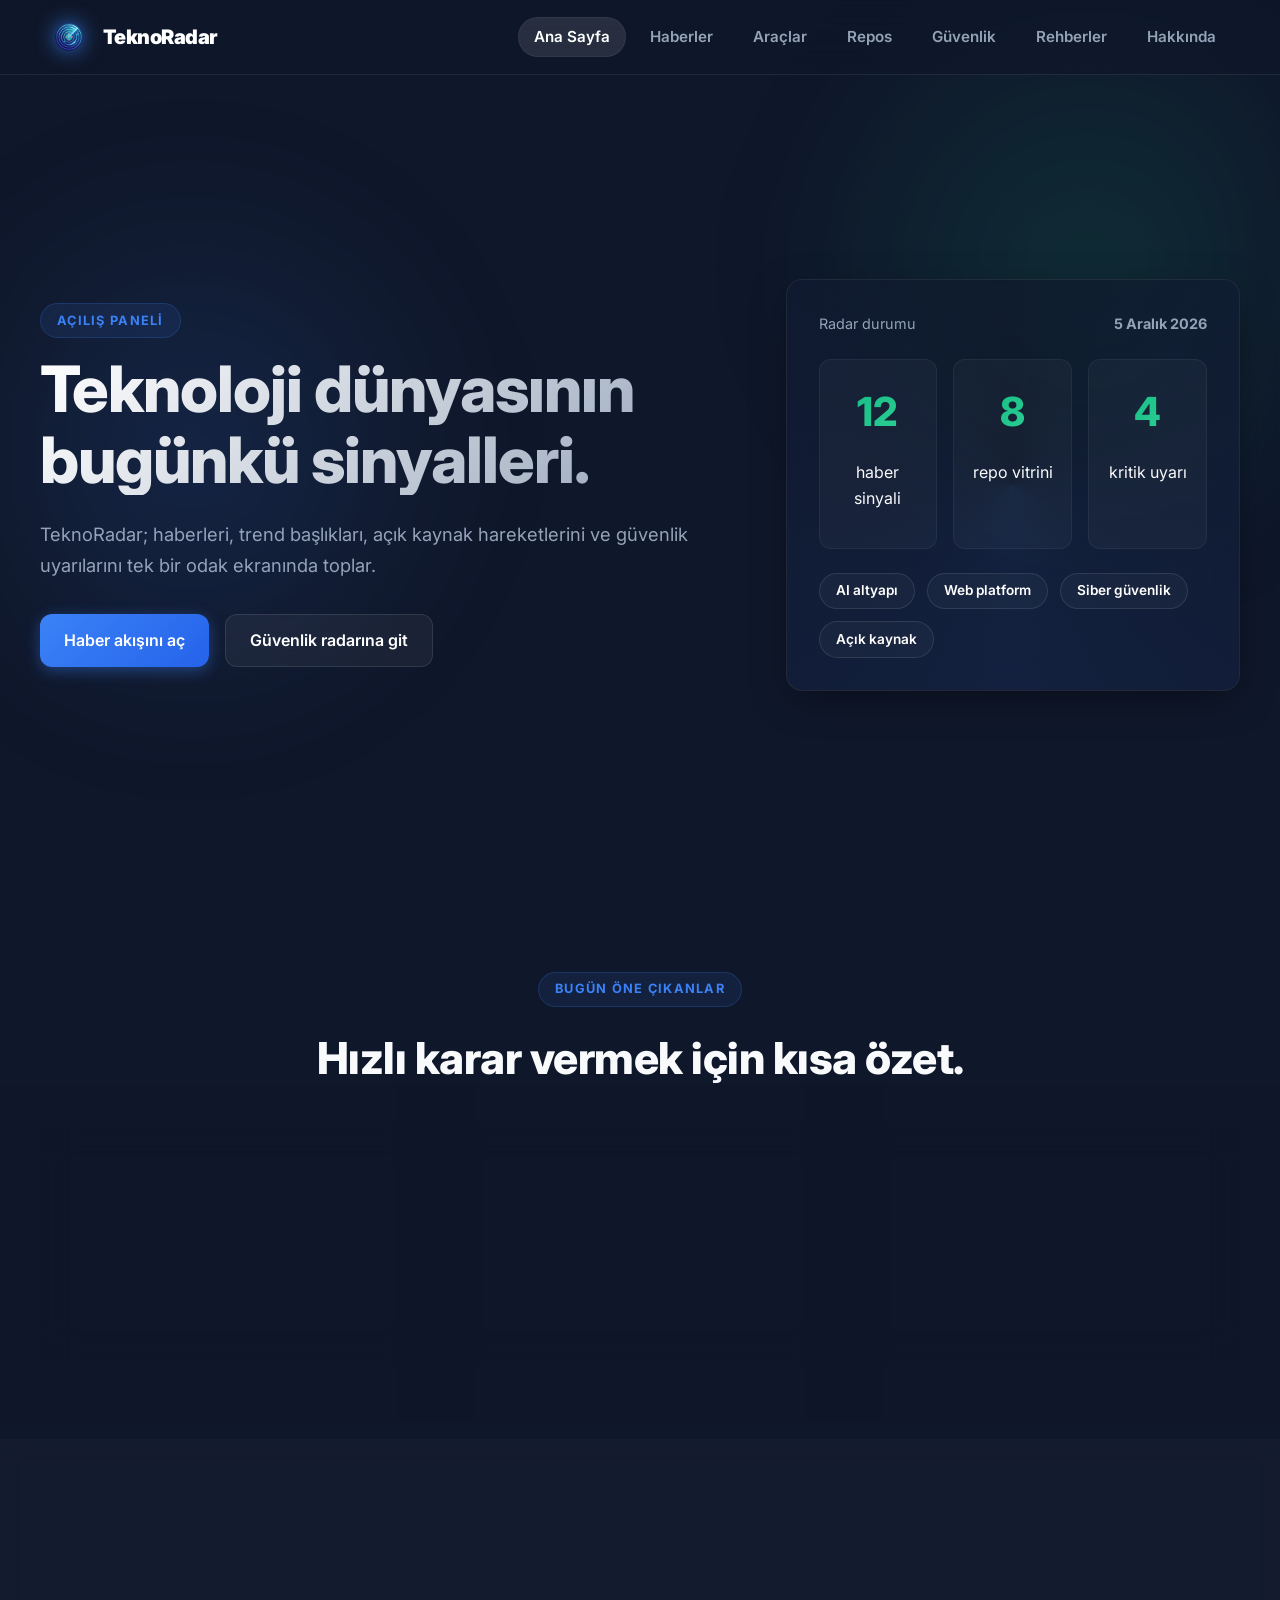
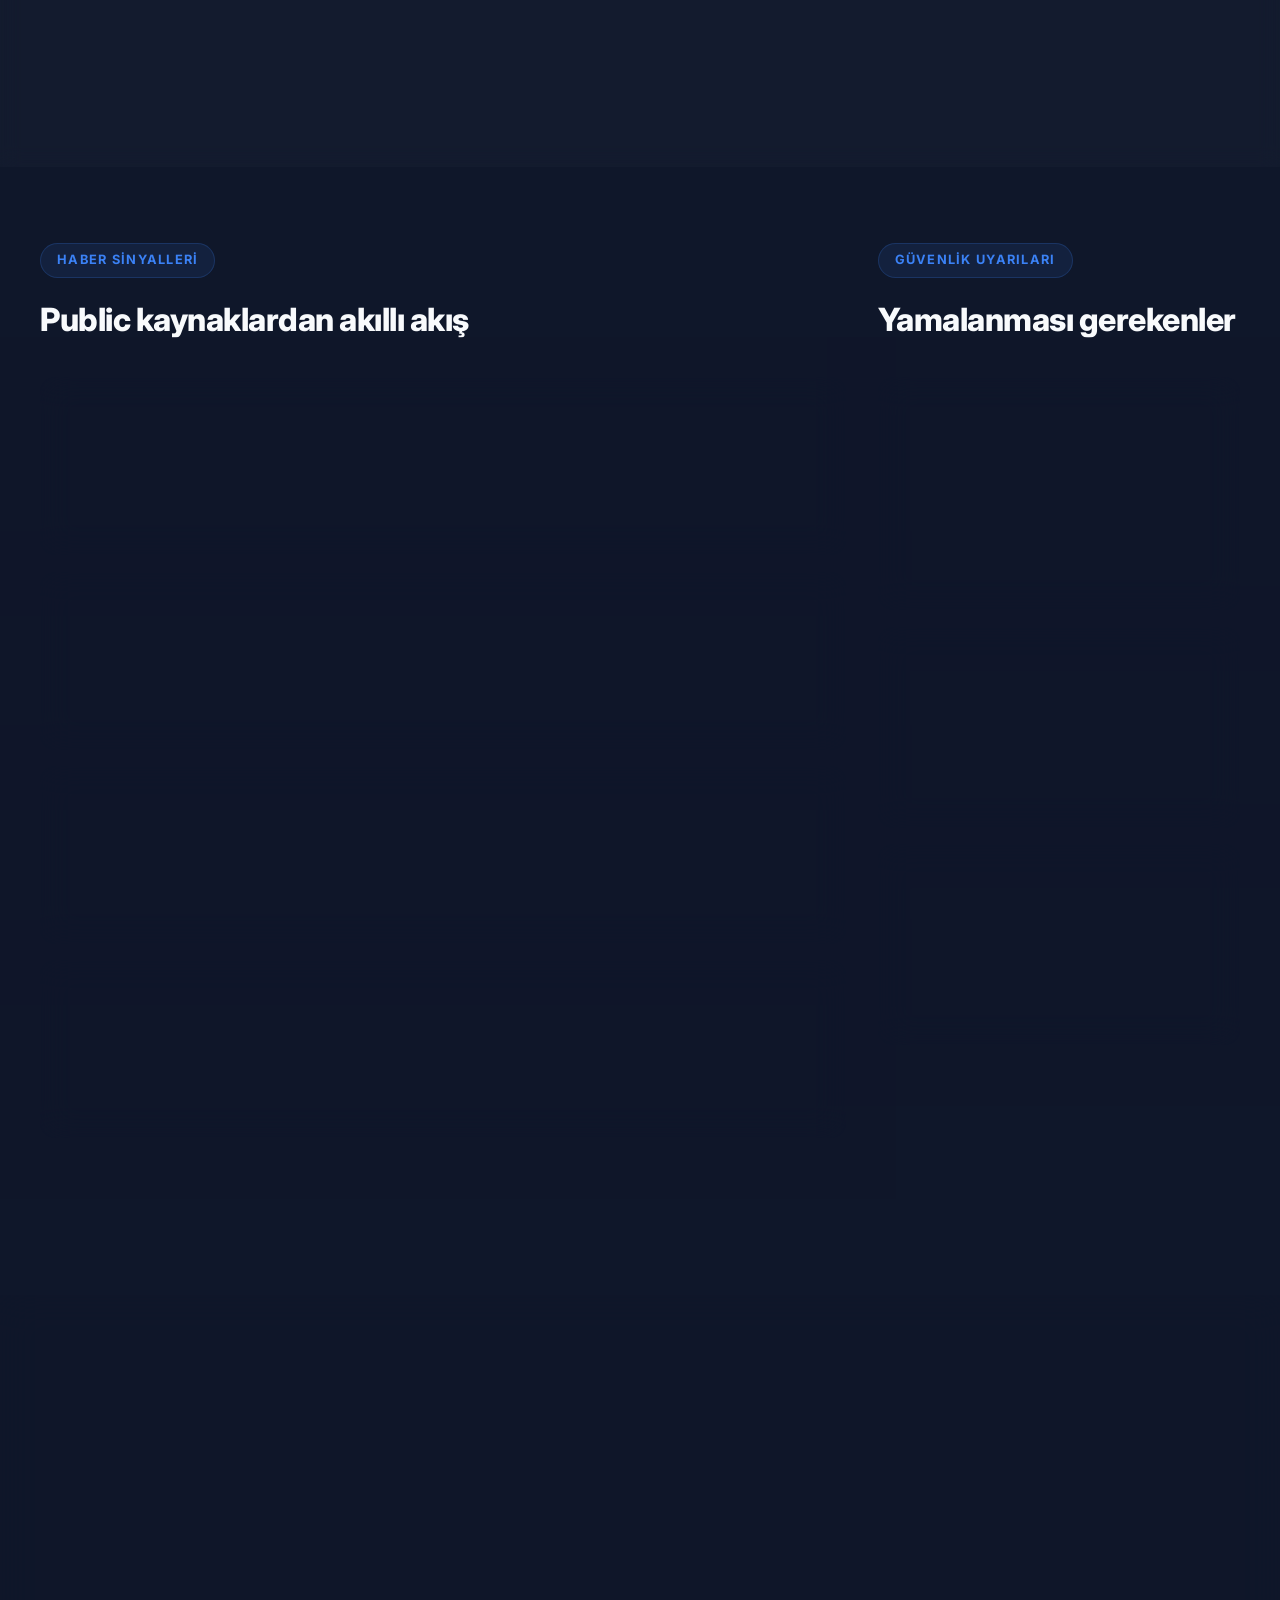
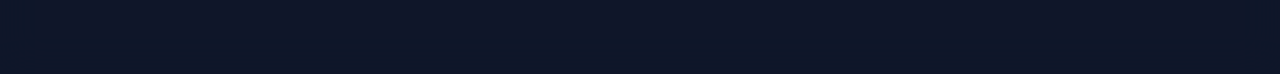
<file: index.html>
<!doctype html>
<html lang="tr">
  <head>
    <meta charset="utf-8">
    <meta name="viewport" content="width=device-width, initial-scale=1">
    <meta name="description" content="TeknoRadar; teknoloji haberleri, açık kaynak projeler, geliştirici araçları ve güvenlik uyarılarını tek ekranda toplayan ücretsiz teknoloji merkezidir.">
    <meta property="og:title" content="TeknoRadar">
    <meta property="og:description" content="Bugünün teknoloji sinyallerini, açık kaynak projelerini ve güvenlik uyarılarını tek panelde takip edin.">
    <meta property="og:type" content="website">
    <title>TeknoRadar | Teknoloji Sinyal Merkezi</title>
    <link rel="icon" href="images/logo.png">
    <link rel="stylesheet" href="css/style.css">
  </head>
  <body>
    <header class="site-header">
      <a class="brand" href="index.html" aria-label="TeknoRadar ana sayfa">
        <img src="images/logo.png" alt="TeknoRadar" class="brand-logo">
        <span>TeknoRadar</span>
      </a>
      <button class="menu-button" type="button" data-menu-toggle aria-label="Menüyü aç veya kapat">
        <span></span>
        <span></span>
        <span></span>
      </button>
      <nav class="site-nav" data-nav>
        <a href="index.html" aria-current="page">Ana Sayfa</a>
        <a href="pages/haberler.html">Haberler</a>
        <a href="pages/araclar.html">Araçlar</a>
        <a href="pages/repos.html">Repos</a>
        <a href="pages/guvenlik.html">Güvenlik</a>
        <a href="pages/rehberler.html">Rehberler</a>
        <a href="pages/hakkinda.html">Hakkında</a>
      </nav>
    </header>

    <main>
      <section class="hero hero-dashboard">
        <div class="hero-copy">
          <p class="eyebrow">Açılış paneli</p>
          <h1>Teknoloji dünyasının bugünkü sinyalleri.</h1>
          <p class="hero-text">TeknoRadar; haberleri, trend başlıkları, açık kaynak hareketlerini ve güvenlik uyarılarını tek bir odak ekranında toplar.</p>
          <div class="hero-actions">
            <a class="button primary" href="pages/haberler.html">Haber akışını aç</a>
            <a class="button ghost" href="pages/guvenlik.html">Güvenlik radarına git</a>
          </div>
        </div>
        <aside class="signal-board" aria-label="Canlı teknoloji özeti">
          <div class="signal-board-header">
            <span>Radar durumu</span>
            <strong data-current-date>Bugün</strong>
          </div>
          <div class="signal-grid">
            <div>
              <span class="metric" data-metric="news">12</span>
              <p>haber sinyali</p>
            </div>
            <div>
              <span class="metric" data-metric="repos">8</span>
              <p>repo vitrini</p>
            </div>
            <div>
              <span class="metric" data-metric="security">4</span>
              <p>kritik uyarı</p>
            </div>
          </div>
          <div class="pulse-list">
            <span>AI altyapı</span>
            <span>Web platform</span>
            <span>Siber güvenlik</span>
            <span>Açık kaynak</span>
          </div>
        </aside>
      </section>

      <section class="section">
        <div class="section-heading">
          <p class="eyebrow">Bugün öne çıkanlar</p>
          <h2>Hızlı karar vermek için kısa özet.</h2>
        </div>
        <div class="feature-grid">
          <article class="feature-card accent-green">
            <span class="icon-chip" aria-hidden="true">AI</span>
            <h3>AI ürünleşme hızı artıyor</h3>
            <p>Model seçimi, veri gizliliği ve maliyet optimizasyonu artık teknik karar kadar ürün kararı haline geldi.</p>
          </article>
          <article class="feature-card accent-blue">
            <span class="icon-chip" aria-hidden="true">OSS</span>
            <h3>Açık kaynak seçimi stratejik</h3>
            <p>Repo sağlığı, lisans, issue akışı ve release ritmi proje seçiminde ilk bakılan metrikler olmalı.</p>
          </article>
          <article class="feature-card accent-red">
            <span class="icon-chip" aria-hidden="true">CVE</span>
            <h3>Güvenlik uyarıları operasyonel</h3>
            <p>CISA KEV ve CVE duyuruları sadece güvenlik ekiplerinin değil, geliştirme takımının da günlük radarı.</p>
          </article>
        </div>
      </section>

      <section class="section band">
        <div class="section-heading compact">
          <p class="eyebrow">Trend teknolojiler</p>
          <h2>Takip listesi</h2>
        </div>
        <div class="trend-strip" data-trends></div>
      </section>

      <section class="section two-column">
        <div>
          <div class="section-heading compact">
            <p class="eyebrow">Haber sinyalleri</p>
            <h2>Public kaynaklardan akıllı akış</h2>
          </div>
          <div class="stack-list" data-home-news>
            <p class="loading">Haberler yükleniyor...</p>
          </div>
        </div>
        <div>
          <div class="section-heading compact">
            <p class="eyebrow">Güvenlik uyarıları</p>
            <h2>Yamalanması gerekenler</h2>
          </div>
          <div class="stack-list" data-home-security>
            <p class="loading">Güvenlik verileri yükleniyor...</p>
          </div>
        </div>
      </section>
    </main>

    <footer class="pro-footer">
  <div class="footer-content">
    <div class="footer-brand">
      <a class="brand" href="index.html">
        <img src="images/logo.png" alt="TeknoRadar" class="brand-logo">
        <span>TeknoRadar</span>
      </a>
      <p>Teknoloji dünyasının yeni nesil radarı. Güncel haberler, açık kaynak projeler ve güvenlik uyarıları tek bir platformda.</p>
    </div>
    <div class="footer-links">
      <h4>Platform</h4>
      <ul>
        <li><a href="pages/haberler.html">Haberler</a></li>
        <li><a href="pages/araclar.html">Araçlar</a></li>
        <li><a href="pages/repos.html">GitHub Repos</a></li>
      </ul>
    </div>
    <div class="footer-links">
      <h4>Kaynaklar</h4>
      <ul>
        <li><a href="pages/guvenlik.html">Güvenlik Uyarıları</a></li>
        <li><a href="pages/rehberler.html">Rehberler</a></li>
        <li><a href="pages/blog.html">Blog</a></li>
      </ul>
    </div>
    <div class="footer-links">
      <h4>Kurumsal</h4>
      <ul>
        <li><a href="pages/hakkinda.html">Hakkımızda</a></li>
        <li><a href="#">Gizlilik Politikası</a></li>
        <li><a href="#">Kullanım Şartları</a></li>
      </ul>
    </div>
  </div>
  <div class="footer-bottom">
    &copy; 2026 TeknoRadar. Tüm hakları saklıdır.
  </div>
</footer>

    <script src="js/app.js" defer></script>
  </body>
</html>
</file>
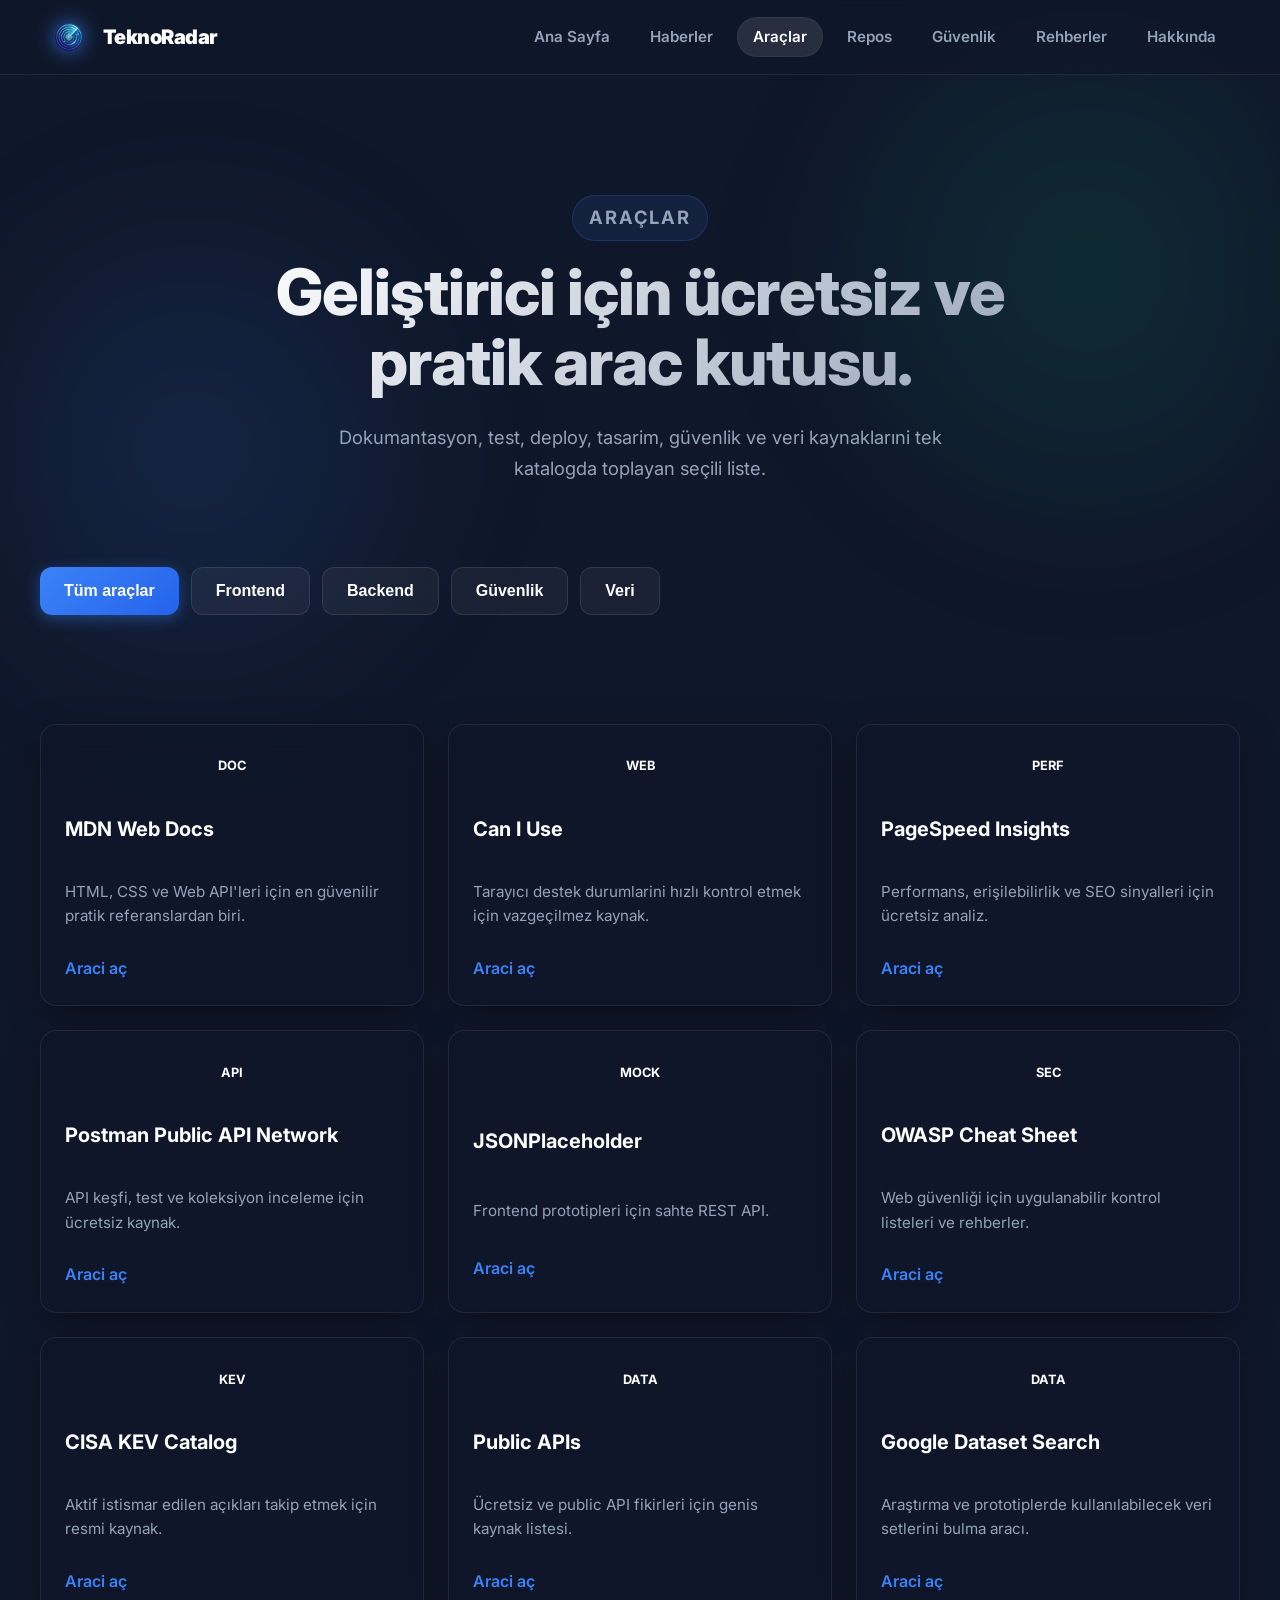
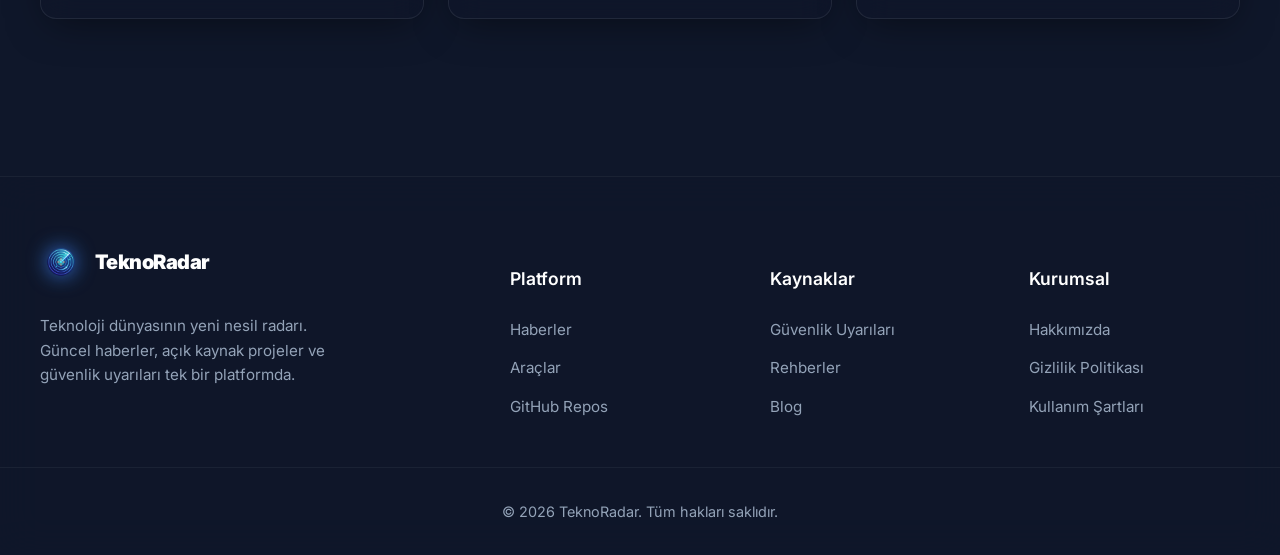
<file: pages/araclar.html>
<!doctype html>
<html lang="tr">
  <head>
    <meta charset="utf-8">
    <meta name="viewport" content="width=device-width, initial-scale=1">
    <meta name="description" content="Gelistiriciler için ücretsiz araçlar, servisler ve dokumantasyon kaynakları.">
    <title>Araçlar | TeknoRadar</title>
    <link rel="icon" href="../images/logo.png">
    <link rel="stylesheet" href="../css/style.css">
  </head>
  <body>
    <header class="site-header">
      <a class="brand" href="../index.html" aria-label="TeknoRadar ana sayfa"><img src="../images/logo.png" alt="TeknoRadar" class="brand-logo"><span>TeknoRadar</span></a>
      <button class="menu-button" type="button" data-menu-toggle aria-label="Menüyü aç veya kapat"><span></span><span></span><span></span></button>
      <nav class="site-nav" data-nav>
        <a href="../index.html">Ana Sayfa</a>
        <a href="haberler.html">Haberler</a>
        <a href="araclar.html" aria-current="page">Araçlar</a>
        <a href="repos.html">Repos</a>
        <a href="guvenlik.html">Güvenlik</a>
        <a href="rehberler.html">Rehberler</a>
        <a href="hakkinda.html">Hakkında</a>
      </nav>
    </header>

    <main>
      <section class="page-hero">
        <p class="eyebrow">Araçlar</p>
        <h1>Geliştirici için ücretsiz ve pratik arac kutusu.</h1>
        <p>Dokumantasyon, test, deploy, tasarim, güvenlik ve veri kaynaklarıni tek katalogda toplayan seçili liste.</p>
      </section>

      <section class="toolbar" aria-label="Arac filtreleri">
        <button class="filter-button active" type="button" data-tool-filter="all">Tüm araçlar</button>
        <button class="filter-button" type="button" data-tool-filter="frontend">Frontend</button>
        <button class="filter-button" type="button" data-tool-filter="backend">Backend</button>
        <button class="filter-button" type="button" data-tool-filter="security">Güvenlik</button>
        <button class="filter-button" type="button" data-tool-filter="data">Veri</button>
      </section>

      <section class="section">
        <div class="resource-grid" data-tools-grid></div>
      </section>
    </main>

    <footer class="pro-footer">
  <div class="footer-content">
    <div class="footer-brand">
      <a class="brand" href="../index.html">
        <img src="../images/logo.png" alt="TeknoRadar" class="brand-logo">
        <span>TeknoRadar</span>
      </a>
      <p>Teknoloji dünyasının yeni nesil radarı. Güncel haberler, açık kaynak projeler ve güvenlik uyarıları tek bir platformda.</p>
    </div>
    <div class="footer-links">
      <h4>Platform</h4>
      <ul>
        <li><a href="haberler.html">Haberler</a></li>
        <li><a href="araclar.html">Araçlar</a></li>
        <li><a href="repos.html">GitHub Repos</a></li>
      </ul>
    </div>
    <div class="footer-links">
      <h4>Kaynaklar</h4>
      <ul>
        <li><a href="guvenlik.html">Güvenlik Uyarıları</a></li>
        <li><a href="rehberler.html">Rehberler</a></li>
        <li><a href="blog.html">Blog</a></li>
      </ul>
    </div>
    <div class="footer-links">
      <h4>Kurumsal</h4>
      <ul>
        <li><a href="hakkinda.html">Hakkımızda</a></li>
        <li><a href="#">Gizlilik Politikası</a></li>
        <li><a href="#">Kullanım Şartları</a></li>
      </ul>
    </div>
  </div>
  <div class="footer-bottom">
    &copy; 2026 TeknoRadar. Tüm hakları saklıdır.
  </div>
</footer>
    <script src="../js/app.js" defer></script>
  </body>
</html>
</file>
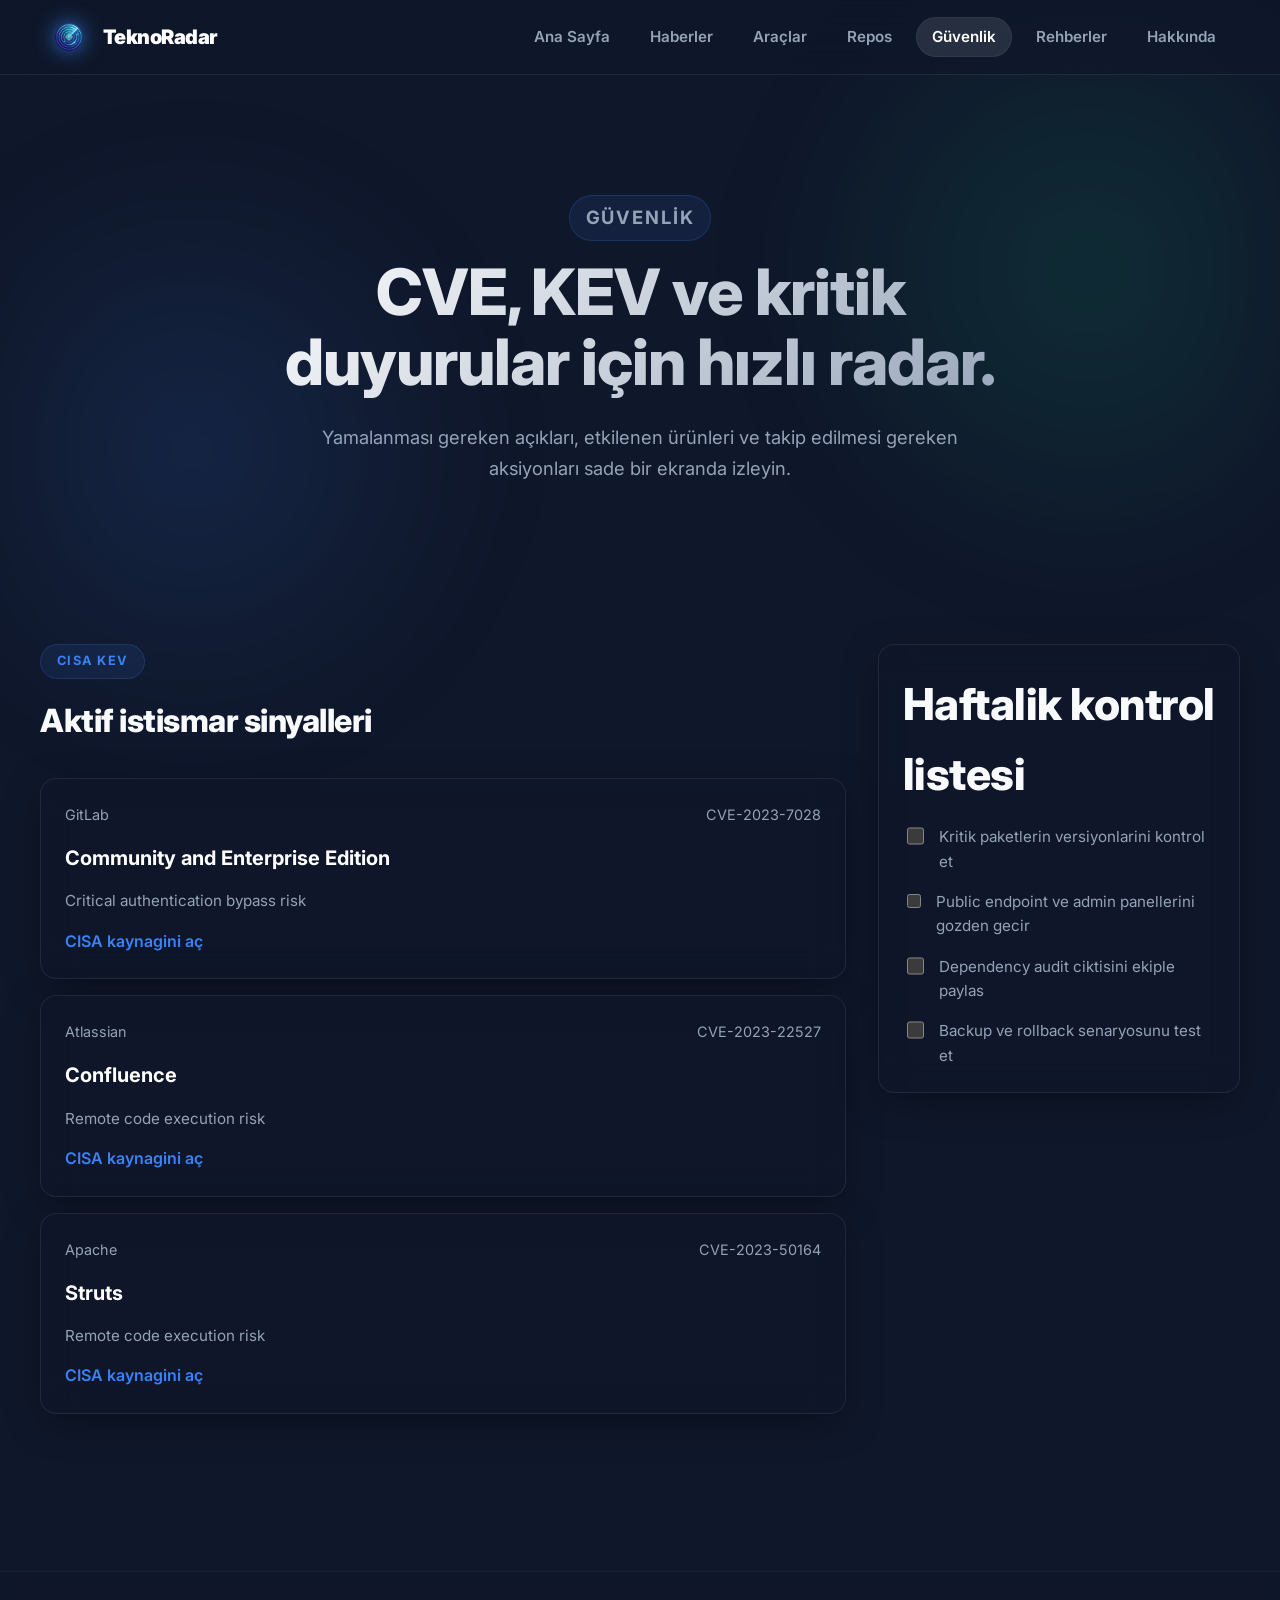
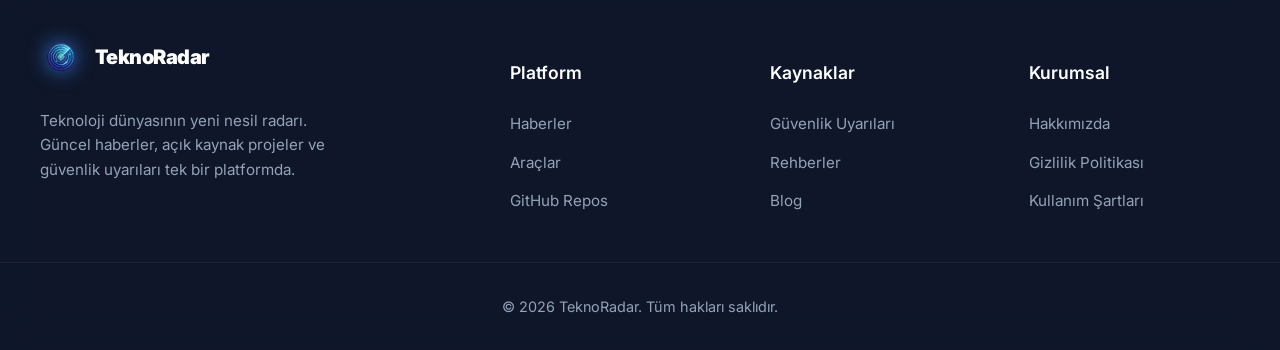
<file: pages/guvenlik.html>
<!doctype html>
<html lang="tr">
  <head>
    <meta charset="utf-8">
    <meta name="viewport" content="width=device-width, initial-scale=1">
    <meta name="description" content="CISA KEV, CVE ve kritik güvenlik duyuruları için TeknoRadar güvenlik paneli.">
    <title>Güvenlik | TeknoRadar</title>
    <link rel="icon" href="../images/logo.png">
    <link rel="stylesheet" href="../css/style.css">
  </head>
  <body>
    <header class="site-header">
      <a class="brand" href="../index.html" aria-label="TeknoRadar ana sayfa"><img src="../images/logo.png" alt="TeknoRadar" class="brand-logo"><span>TeknoRadar</span></a>
      <button class="menu-button" type="button" data-menu-toggle aria-label="Menüyü aç veya kapat"><span></span><span></span><span></span></button>
      <nav class="site-nav" data-nav>
        <a href="../index.html">Ana Sayfa</a>
        <a href="haberler.html">Haberler</a>
        <a href="araclar.html">Araçlar</a>
        <a href="repos.html">Repos</a>
        <a href="guvenlik.html" aria-current="page">Güvenlik</a>
        <a href="rehberler.html">Rehberler</a>
        <a href="hakkinda.html">Hakkında</a>
      </nav>
    </header>

    <main>
      <section class="page-hero">
        <p class="eyebrow">Güvenlik</p>
        <h1>CVE, KEV ve kritik duyurular için hızlı radar.</h1>
        <p>Yamalanması gereken açıkları, etkilenen ürünleri ve takip edilmesi gereken aksiyonları sade bir ekranda izleyin.</p>
      </section>

      <section class="section two-column">
        <div>
          <div class="section-heading compact">
            <p class="eyebrow">CISA KEV</p>
            <h2>Aktif istismar sinyalleri</h2>
          </div>
          <div class="stack-list" data-kev-list>
            <p class="loading">KEV katalogu yükleniyor...</p>
          </div>
        </div>
        <aside class="check-panel">
          <h2>Haftalik kontrol listesi</h2>
          <label><input type="checkbox"> Kritik paketlerin versiyonlarini kontrol et</label>
          <label><input type="checkbox"> Public endpoint ve admin panellerini gozden gecir</label>
          <label><input type="checkbox"> Dependency audit ciktisini ekiple paylas</label>
          <label><input type="checkbox"> Backup ve rollback senaryosunu test et</label>
        </aside>
      </section>
    </main>

    <footer class="pro-footer">
  <div class="footer-content">
    <div class="footer-brand">
      <a class="brand" href="../index.html">
        <img src="../images/logo.png" alt="TeknoRadar" class="brand-logo">
        <span>TeknoRadar</span>
      </a>
      <p>Teknoloji dünyasının yeni nesil radarı. Güncel haberler, açık kaynak projeler ve güvenlik uyarıları tek bir platformda.</p>
    </div>
    <div class="footer-links">
      <h4>Platform</h4>
      <ul>
        <li><a href="haberler.html">Haberler</a></li>
        <li><a href="araclar.html">Araçlar</a></li>
        <li><a href="repos.html">GitHub Repos</a></li>
      </ul>
    </div>
    <div class="footer-links">
      <h4>Kaynaklar</h4>
      <ul>
        <li><a href="guvenlik.html">Güvenlik Uyarıları</a></li>
        <li><a href="rehberler.html">Rehberler</a></li>
        <li><a href="blog.html">Blog</a></li>
      </ul>
    </div>
    <div class="footer-links">
      <h4>Kurumsal</h4>
      <ul>
        <li><a href="hakkinda.html">Hakkımızda</a></li>
        <li><a href="#">Gizlilik Politikası</a></li>
        <li><a href="#">Kullanım Şartları</a></li>
      </ul>
    </div>
  </div>
  <div class="footer-bottom">
    &copy; 2026 TeknoRadar. Tüm hakları saklıdır.
  </div>
</footer>
    <script src="../js/app.js" defer></script>
  </body>
</html>
</file>
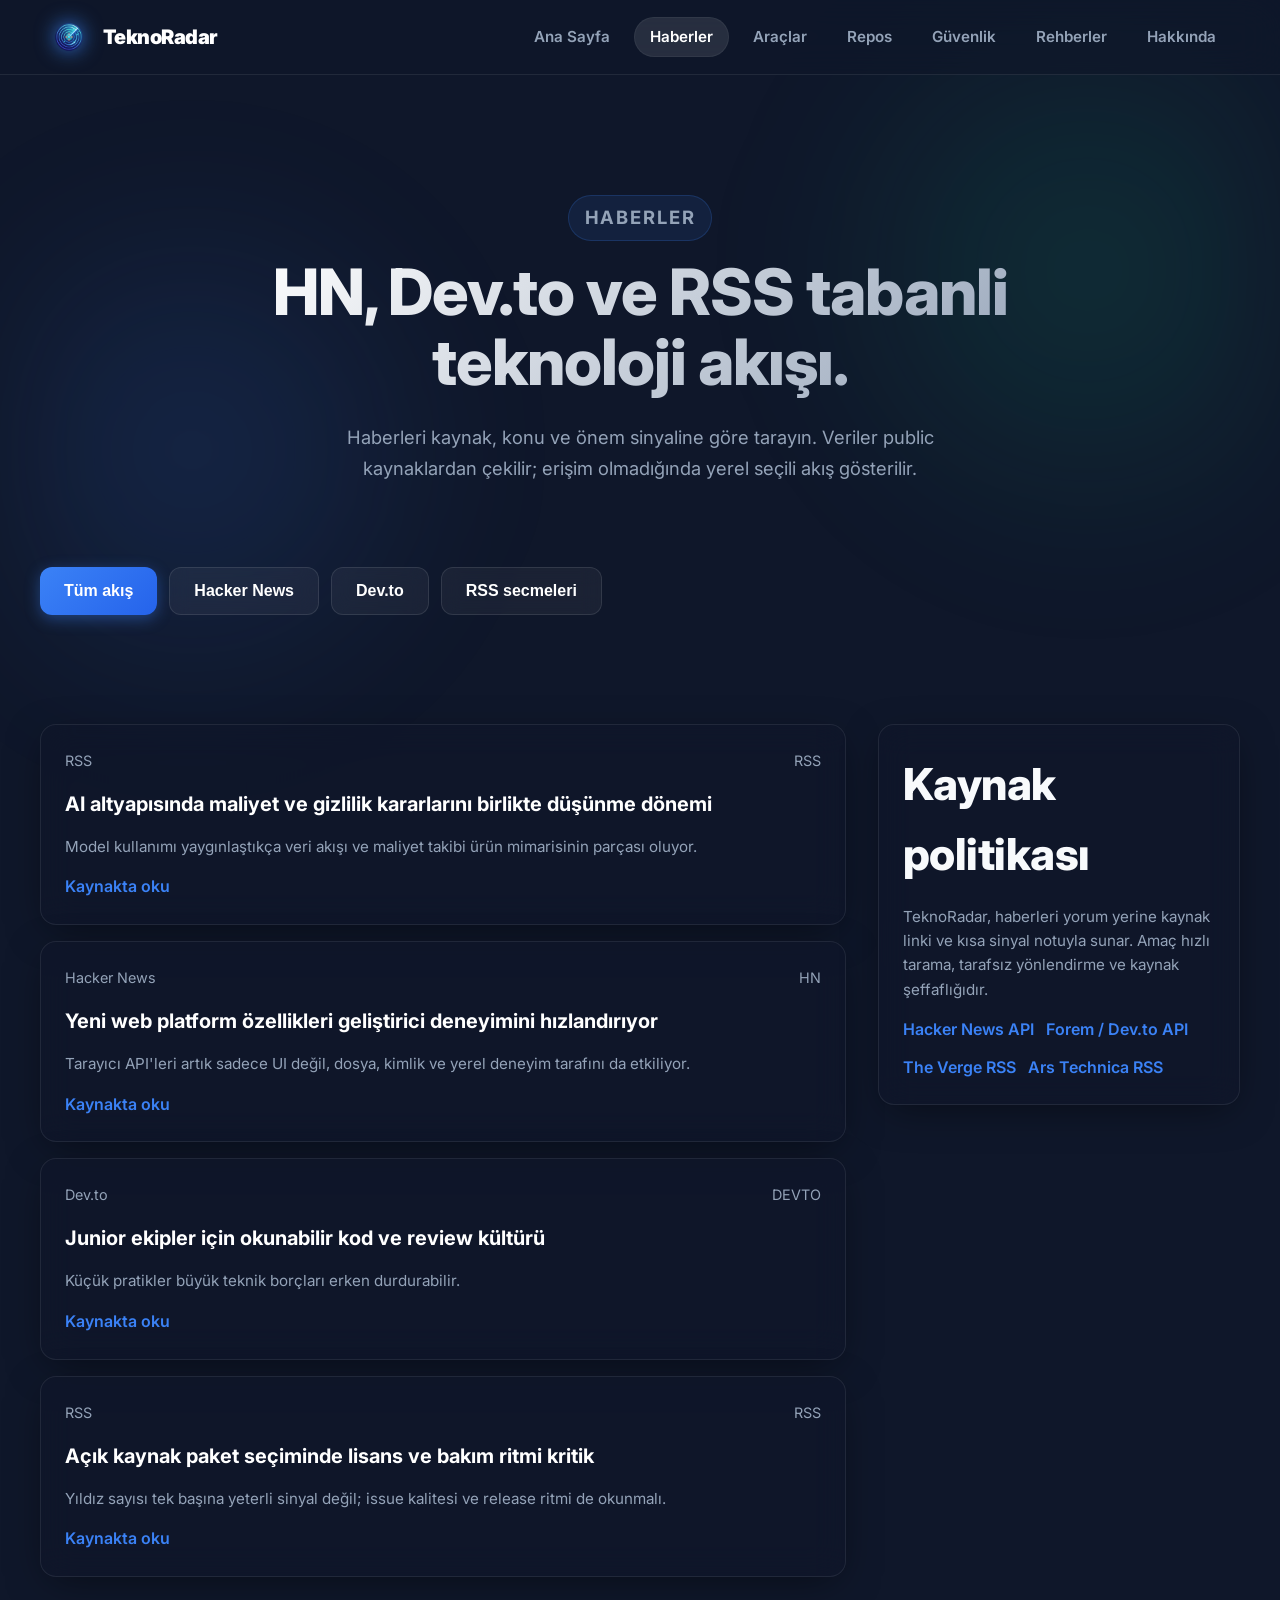
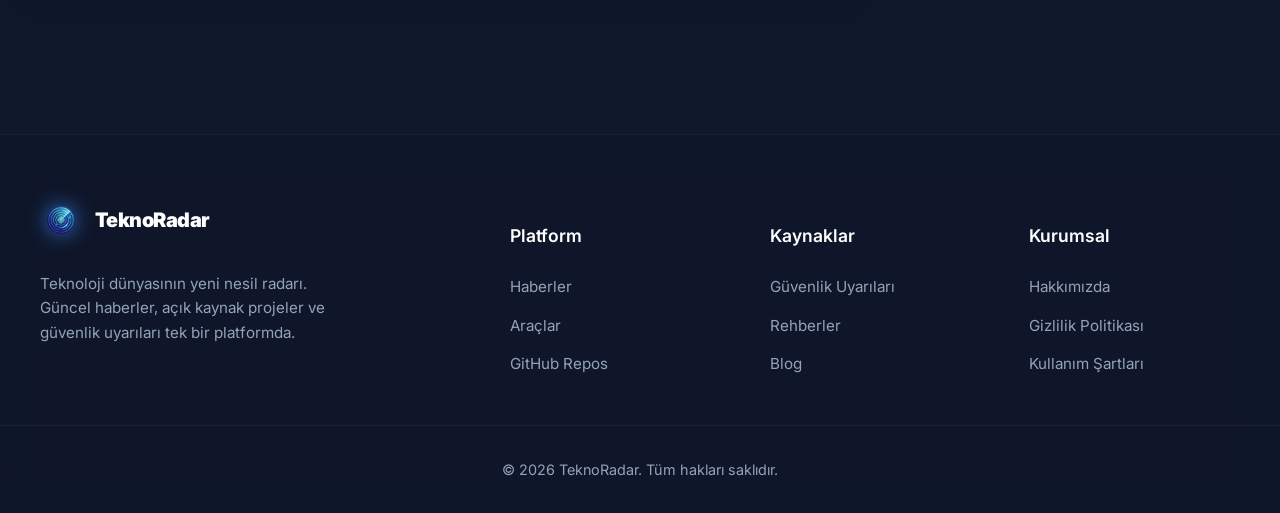
<file: pages/haberler.html>
<!doctype html>
<html lang="tr">
  <head>
    <meta charset="utf-8">
    <meta name="viewport" content="width=device-width, initial-scale=1">
    <meta name="description" content="Hacker News, Dev.to ve seçili RSS kaynaklarından teknoloji haberleri.">
    <title>Haberler | TeknoRadar</title>
    <link rel="icon" href="../images/logo.png">
    <link rel="stylesheet" href="../css/style.css">
  </head>
  <body>
    <header class="site-header">
      <a class="brand" href="../index.html" aria-label="TeknoRadar ana sayfa">
        <img src="../images/logo.png" alt="TeknoRadar" class="brand-logo">
        <span>TeknoRadar</span>
      </a>
      <button class="menu-button" type="button" data-menu-toggle aria-label="Menüyü aç veya kapat"><span></span><span></span><span></span></button>
      <nav class="site-nav" data-nav>
        <a href="../index.html">Ana Sayfa</a>
        <a href="haberler.html" aria-current="page">Haberler</a>
        <a href="araclar.html">Araçlar</a>
        <a href="repos.html">Repos</a>
        <a href="guvenlik.html">Güvenlik</a>
        <a href="rehberler.html">Rehberler</a>
        <a href="hakkinda.html">Hakkında</a>
      </nav>
    </header>

    <main>
      <section class="page-hero">
        <p class="eyebrow">Haberler</p>
        <h1>HN, Dev.to ve RSS tabanli teknoloji akışı.</h1>
        <p>Haberleri kaynak, konu ve önem sinyaline göre tarayın. Veriler public kaynaklardan çekilir; erişim olmadığında yerel seçili akış gösterilir.</p>
      </section>

      <section class="toolbar" aria-label="Haber filtreleri">
        <button class="filter-button active" type="button" data-news-filter="all">Tüm akış</button>
        <button class="filter-button" type="button" data-news-filter="hn">Hacker News</button>
        <button class="filter-button" type="button" data-news-filter="devto">Dev.to</button>
        <button class="filter-button" type="button" data-news-filter="rss">RSS secmeleri</button>
      </section>

      <section class="section">
        <div class="news-layout">
          <div class="feed-list" data-news-feed>
            <p class="loading">Haber akışı yükleniyor...</p>
          </div>
          <aside class="source-panel">
            <h2>Kaynak politikası</h2>
            <p>TeknoRadar, haberleri yorum yerine kaynak linki ve kısa sinyal notuyla sunar. Amaç hızlı tarama, tarafsız yönlendirme ve kaynak şeffaflığıdır.</p>
            <div class="source-list">
              <a href="https://github.com/HackerNews/API" target="_blank" rel="noreferrer">Hacker News API</a>
              <a href="https://developers.forem.com/api" target="_blank" rel="noreferrer">Forem / Dev.to API</a>
              <a href="https://www.theverge.com/rss/index.xml" target="_blank" rel="noreferrer">The Verge RSS</a>
              <a href="https://feeds.arstechnica.com/arstechnica/index" target="_blank" rel="noreferrer">Ars Technica RSS</a>
            </div>
          </aside>
        </div>
      </section>
    </main>

    <footer class="pro-footer">
  <div class="footer-content">
    <div class="footer-brand">
      <a class="brand" href="../index.html">
        <img src="../images/logo.png" alt="TeknoRadar" class="brand-logo">
        <span>TeknoRadar</span>
      </a>
      <p>Teknoloji dünyasının yeni nesil radarı. Güncel haberler, açık kaynak projeler ve güvenlik uyarıları tek bir platformda.</p>
    </div>
    <div class="footer-links">
      <h4>Platform</h4>
      <ul>
        <li><a href="haberler.html">Haberler</a></li>
        <li><a href="araclar.html">Araçlar</a></li>
        <li><a href="repos.html">GitHub Repos</a></li>
      </ul>
    </div>
    <div class="footer-links">
      <h4>Kaynaklar</h4>
      <ul>
        <li><a href="guvenlik.html">Güvenlik Uyarıları</a></li>
        <li><a href="rehberler.html">Rehberler</a></li>
        <li><a href="blog.html">Blog</a></li>
      </ul>
    </div>
    <div class="footer-links">
      <h4>Kurumsal</h4>
      <ul>
        <li><a href="hakkinda.html">Hakkımızda</a></li>
        <li><a href="#">Gizlilik Politikası</a></li>
        <li><a href="#">Kullanım Şartları</a></li>
      </ul>
    </div>
  </div>
  <div class="footer-bottom">
    &copy; 2026 TeknoRadar. Tüm hakları saklıdır.
  </div>
</footer>
    <script src="../js/app.js" defer></script>
  </body>
</html>
</file>
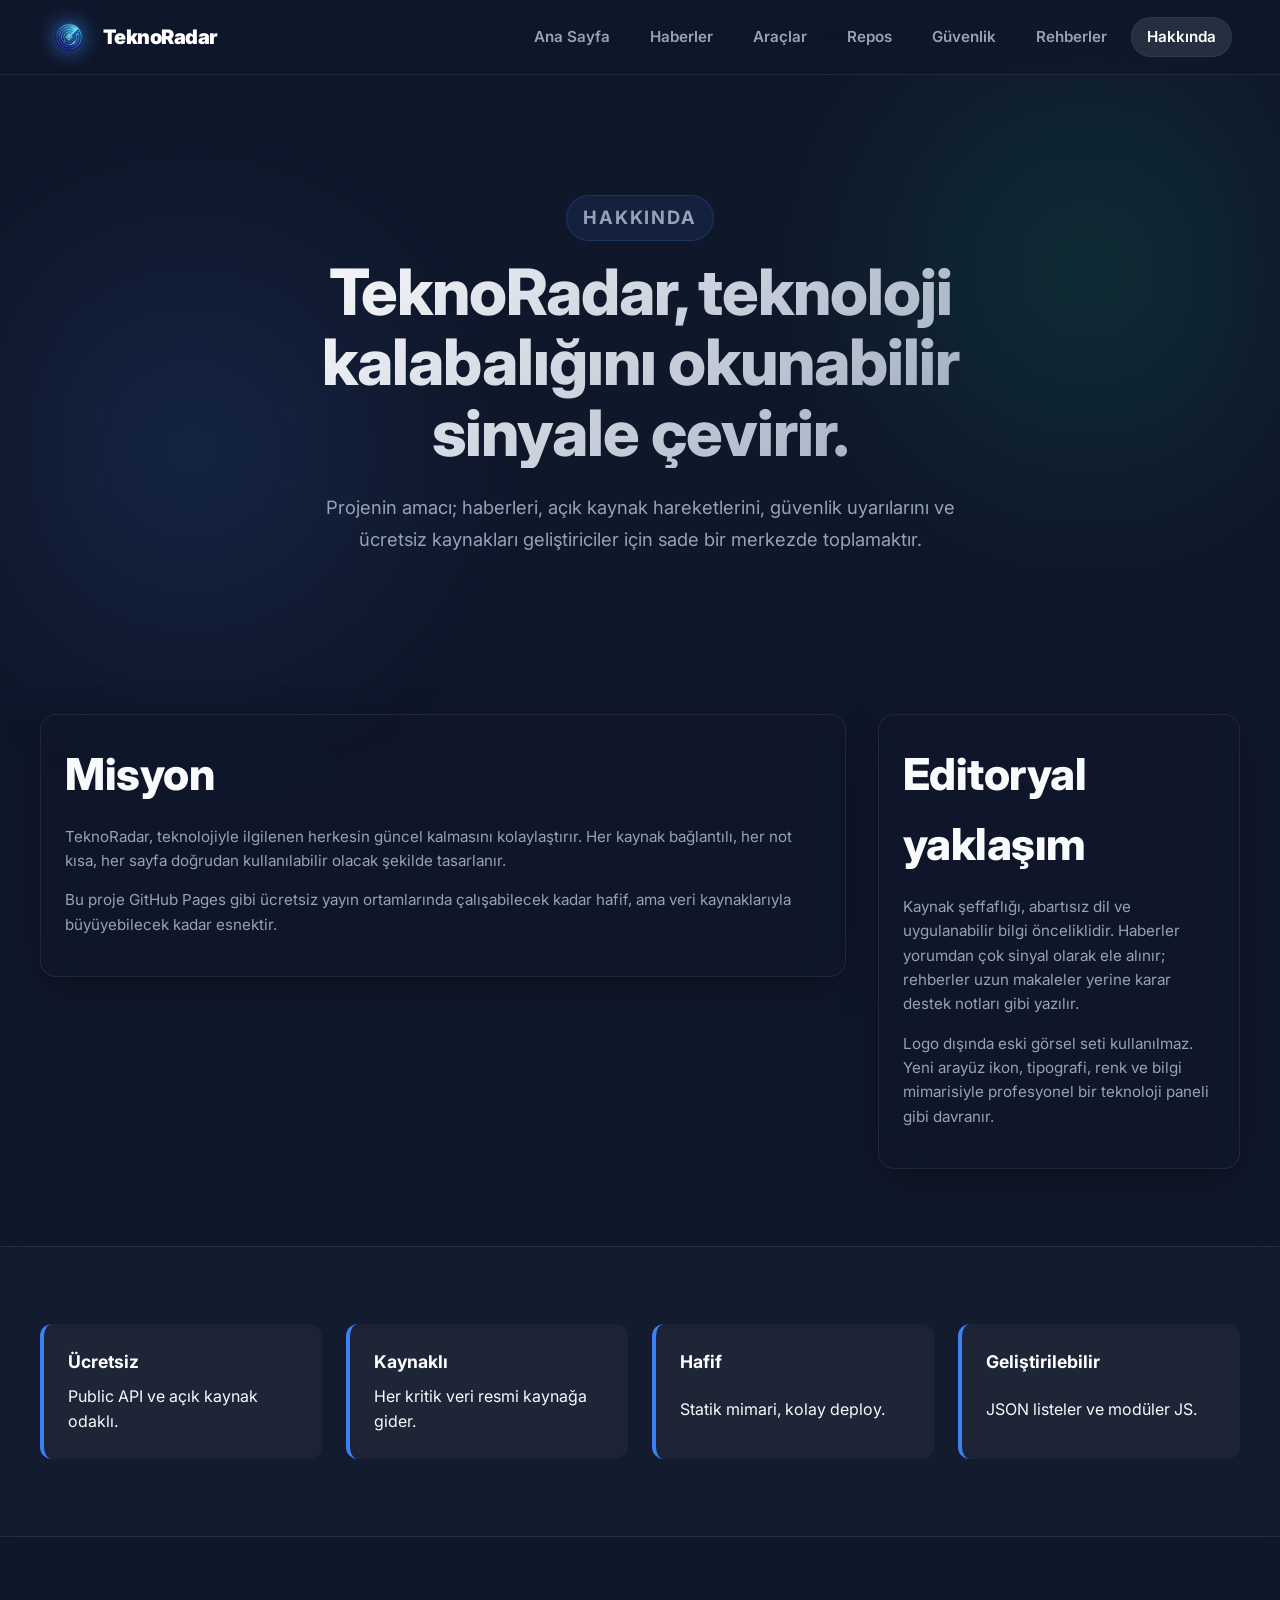
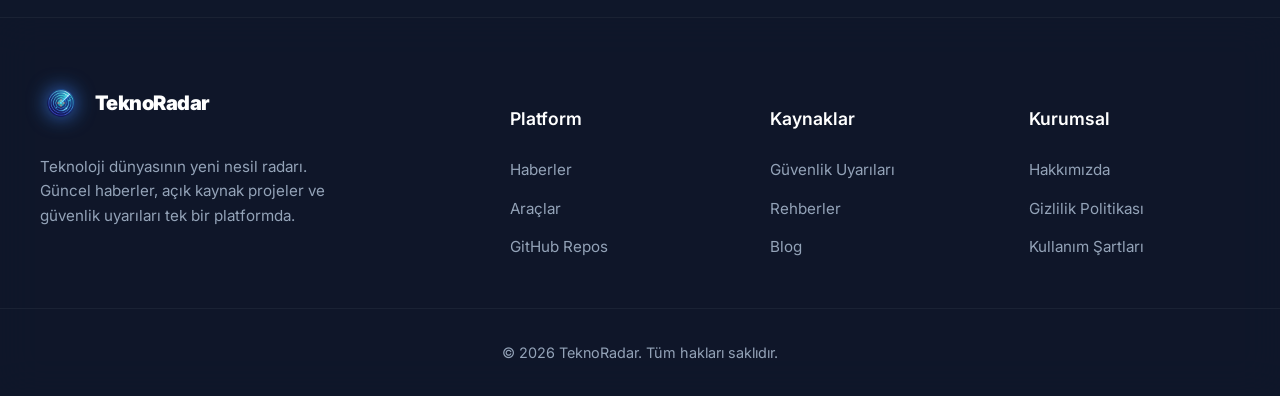
<file: pages/hakkinda.html>
<!doctype html>
<html lang="tr">
  <head>
    <meta charset="utf-8">
    <meta name="viewport" content="width=device-width, initial-scale=1">
    <meta name="description" content="TeknoRadar misyonu, kaynak politikası ve editoryal yaklaşımı.">
    <title>Hakkında | TeknoRadar</title>
    <link rel="icon" href="../images/logo.png">
    <link rel="stylesheet" href="../css/style.css">
  </head>
  <body>
    <header class="site-header">
      <a class="brand" href="../index.html" aria-label="TeknoRadar ana sayfa"><img src="../images/logo.png" alt="TeknoRadar" class="brand-logo"><span>TeknoRadar</span></a>
      <button class="menu-button" type="button" data-menu-toggle aria-label="Menüyü aç veya kapat"><span></span><span></span><span></span></button>
      <nav class="site-nav" data-nav>
        <a href="../index.html">Ana Sayfa</a>
        <a href="haberler.html">Haberler</a>
        <a href="araclar.html">Araçlar</a>
        <a href="repos.html">Repos</a>
        <a href="guvenlik.html">Güvenlik</a>
        <a href="rehberler.html">Rehberler</a>
        <a href="hakkinda.html" aria-current="page">Hakkında</a>
      </nav>
    </header>

    <main>
      <section class="page-hero">
        <p class="eyebrow">Hakkında</p>
        <h1>TeknoRadar, teknoloji kalabalığını okunabilir sinyale çevirir.</h1>
        <p>Projenin amacı; haberleri, açık kaynak hareketlerini, güvenlik uyarılarını ve ücretsiz kaynakları geliştiriciler için sade bir merkezde toplamaktır.</p>
      </section>

      <section class="section two-column">
        <article class="text-panel">
          <h2>Misyon</h2>
          <p>TeknoRadar, teknolojiyle ilgilenen herkesin güncel kalmasını kolaylaştırır. Her kaynak bağlantılı, her not kısa, her sayfa doğrudan kullanılabilir olacak şekilde tasarlanır.</p>
          <p>Bu proje GitHub Pages gibi ücretsiz yayın ortamlarında çalışabilecek kadar hafif, ama veri kaynaklarıyla büyüyebilecek kadar esnektir.</p>
        </article>
        <article class="text-panel">
          <h2>Editoryal yaklaşım</h2>
          <p>Kaynak şeffaflığı, abartısız dil ve uygulanabilir bilgi önceliklidir. Haberler yorumdan çok sinyal olarak ele alınır; rehberler uzun makaleler yerine karar destek notları gibi yazılır.</p>
          <p>Logo dışında eski görsel seti kullanılmaz. Yeni arayüz ikon, tipografi, renk ve bilgi mimarisiyle profesyonel bir teknoloji paneli gibi davranır.</p>
        </article>
      </section>

      <section class="section band">
        <div class="principle-grid">
          <div><strong>Ücretsiz</strong><span>Public API ve açık kaynak odaklı.</span></div>
          <div><strong>Kaynaklı</strong><span>Her kritik veri resmi kaynağa gider.</span></div>
          <div><strong>Hafif</strong><span>Statik mimari, kolay deploy.</span></div>
          <div><strong>Geliştirilebilir</strong><span>JSON listeler ve modüler JS.</span></div>
        </div>
      </section>
    </main>

    <footer class="pro-footer">
  <div class="footer-content">
    <div class="footer-brand">
      <a class="brand" href="../index.html">
        <img src="../images/logo.png" alt="TeknoRadar" class="brand-logo">
        <span>TeknoRadar</span>
      </a>
      <p>Teknoloji dünyasının yeni nesil radarı. Güncel haberler, açık kaynak projeler ve güvenlik uyarıları tek bir platformda.</p>
    </div>
    <div class="footer-links">
      <h4>Platform</h4>
      <ul>
        <li><a href="haberler.html">Haberler</a></li>
        <li><a href="araclar.html">Araçlar</a></li>
        <li><a href="repos.html">GitHub Repos</a></li>
      </ul>
    </div>
    <div class="footer-links">
      <h4>Kaynaklar</h4>
      <ul>
        <li><a href="guvenlik.html">Güvenlik Uyarıları</a></li>
        <li><a href="rehberler.html">Rehberler</a></li>
        <li><a href="blog.html">Blog</a></li>
      </ul>
    </div>
    <div class="footer-links">
      <h4>Kurumsal</h4>
      <ul>
        <li><a href="hakkinda.html">Hakkımızda</a></li>
        <li><a href="#">Gizlilik Politikası</a></li>
        <li><a href="#">Kullanım Şartları</a></li>
      </ul>
    </div>
  </div>
  <div class="footer-bottom">
    &copy; 2026 TeknoRadar. Tüm hakları saklıdır.
  </div>
</footer>
    <script src="../js/app.js" defer></script>
  </body>
</html>
</file>
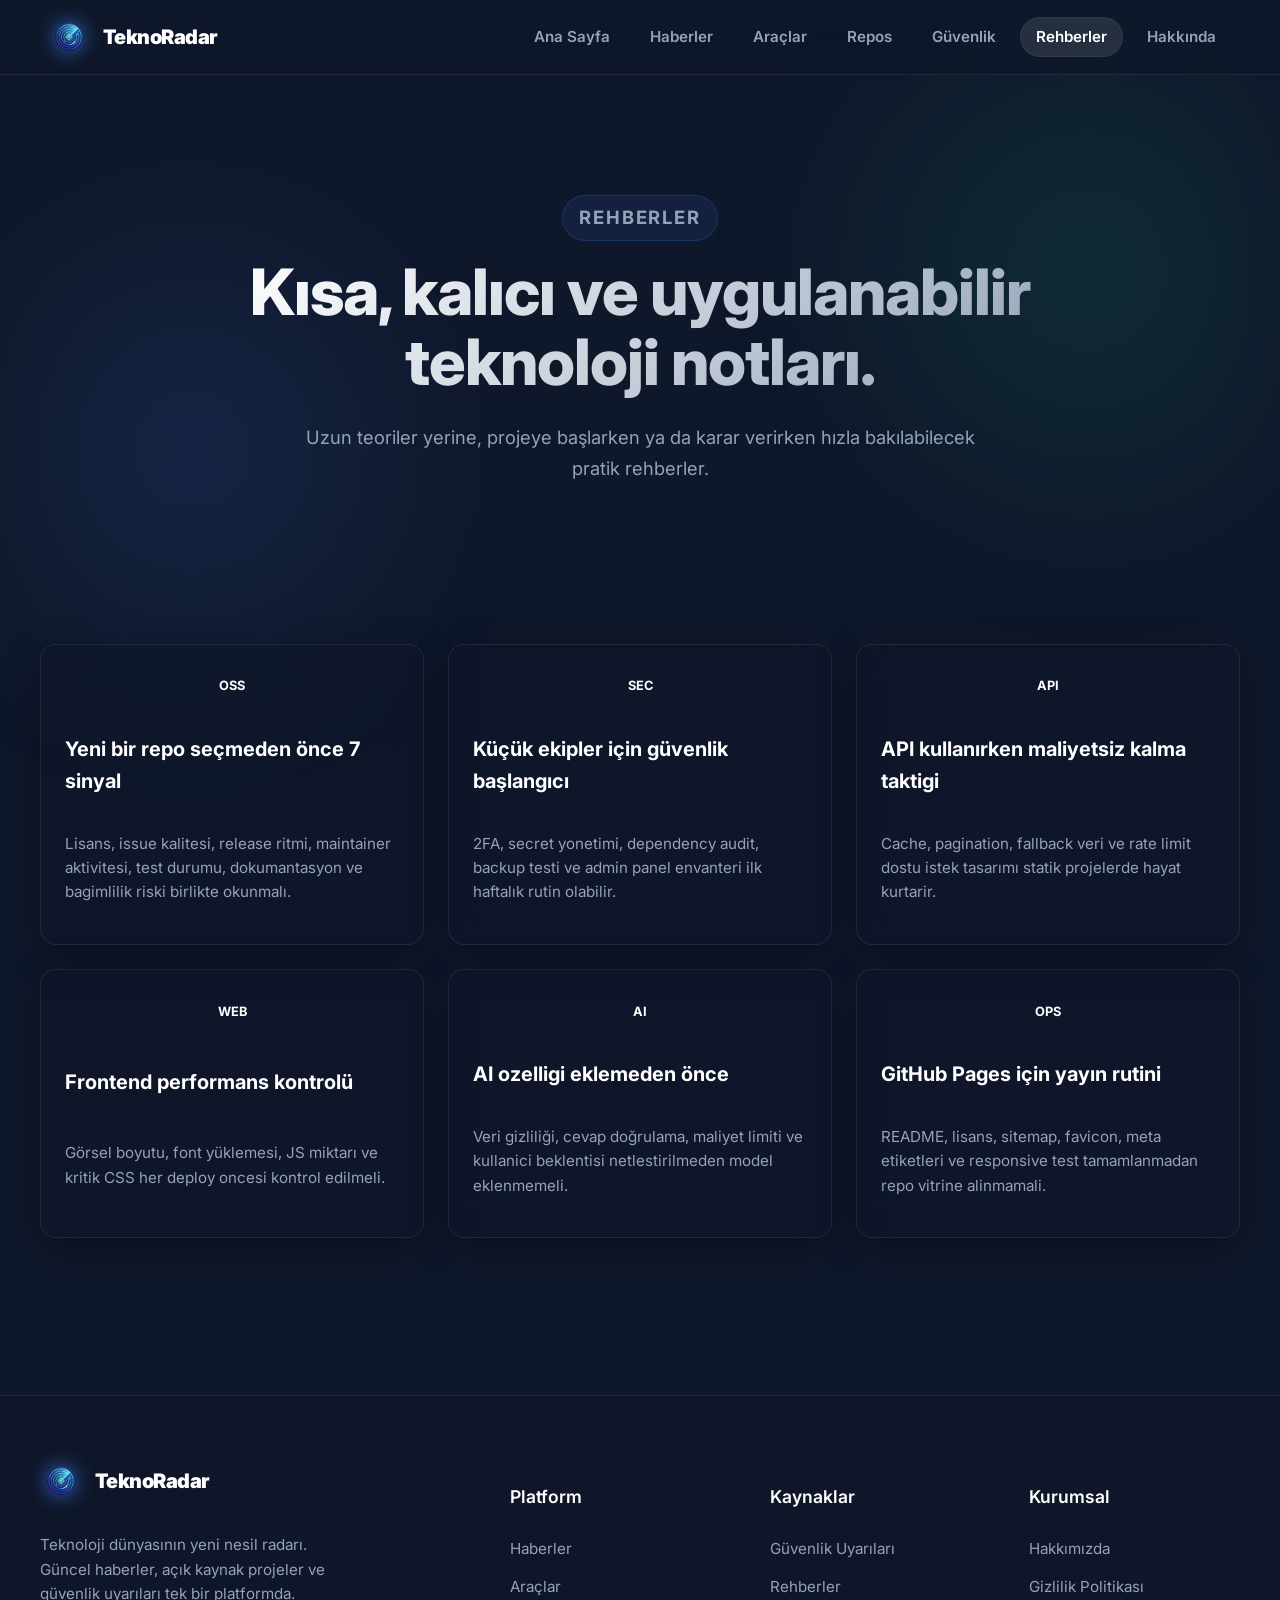
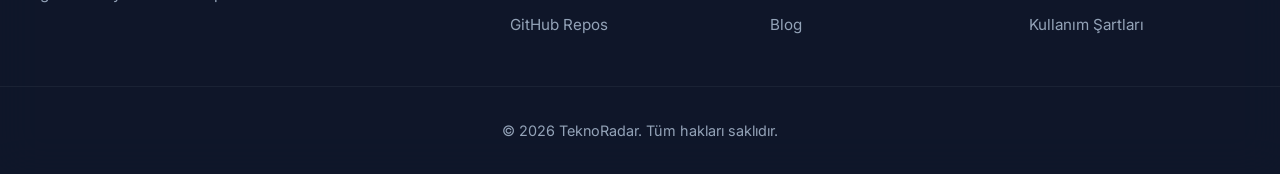
<file: pages/rehberler.html>
<!doctype html>
<html lang="tr">
  <head>
    <meta charset="utf-8">
    <meta name="viewport" content="width=device-width, initial-scale=1">
    <meta name="description" content="TeknoRadar kısa teknoloji rehberleri: güvenlik, frontend, backend, açık kaynak ve kariyer.">
    <title>Rehberler | TeknoRadar</title>
    <link rel="icon" href="../images/logo.png">
    <link rel="stylesheet" href="../css/style.css">
  </head>
  <body>
    <header class="site-header">
      <a class="brand" href="../index.html" aria-label="TeknoRadar ana sayfa"><img src="../images/logo.png" alt="TeknoRadar" class="brand-logo"><span>TeknoRadar</span></a>
      <button class="menu-button" type="button" data-menu-toggle aria-label="Menüyü aç veya kapat"><span></span><span></span><span></span></button>
      <nav class="site-nav" data-nav>
        <a href="../index.html">Ana Sayfa</a>
        <a href="haberler.html">Haberler</a>
        <a href="araclar.html">Araçlar</a>
        <a href="repos.html">Repos</a>
        <a href="guvenlik.html">Güvenlik</a>
        <a href="rehberler.html" aria-current="page">Rehberler</a>
        <a href="hakkinda.html">Hakkında</a>
      </nav>
    </header>

    <main>
      <section class="page-hero">
        <p class="eyebrow">Rehberler</p>
        <h1>Kısa, kalıcı ve uygulanabilir teknoloji notları.</h1>
        <p>Uzun teoriler yerine, projeye başlarken ya da karar verirken hızla bakılabilecek pratik rehberler.</p>
      </section>

      <section class="section">
        <div class="guide-grid" data-guide-grid></div>
      </section>
    </main>

    <footer class="pro-footer">
  <div class="footer-content">
    <div class="footer-brand">
      <a class="brand" href="../index.html">
        <img src="../images/logo.png" alt="TeknoRadar" class="brand-logo">
        <span>TeknoRadar</span>
      </a>
      <p>Teknoloji dünyasının yeni nesil radarı. Güncel haberler, açık kaynak projeler ve güvenlik uyarıları tek bir platformda.</p>
    </div>
    <div class="footer-links">
      <h4>Platform</h4>
      <ul>
        <li><a href="haberler.html">Haberler</a></li>
        <li><a href="araclar.html">Araçlar</a></li>
        <li><a href="repos.html">GitHub Repos</a></li>
      </ul>
    </div>
    <div class="footer-links">
      <h4>Kaynaklar</h4>
      <ul>
        <li><a href="guvenlik.html">Güvenlik Uyarıları</a></li>
        <li><a href="rehberler.html">Rehberler</a></li>
        <li><a href="blog.html">Blog</a></li>
      </ul>
    </div>
    <div class="footer-links">
      <h4>Kurumsal</h4>
      <ul>
        <li><a href="hakkinda.html">Hakkımızda</a></li>
        <li><a href="#">Gizlilik Politikası</a></li>
        <li><a href="#">Kullanım Şartları</a></li>
      </ul>
    </div>
  </div>
  <div class="footer-bottom">
    &copy; 2026 TeknoRadar. Tüm hakları saklıdır.
  </div>
</footer>
    <script src="../js/app.js" defer></script>
  </body>
</html>
</file>
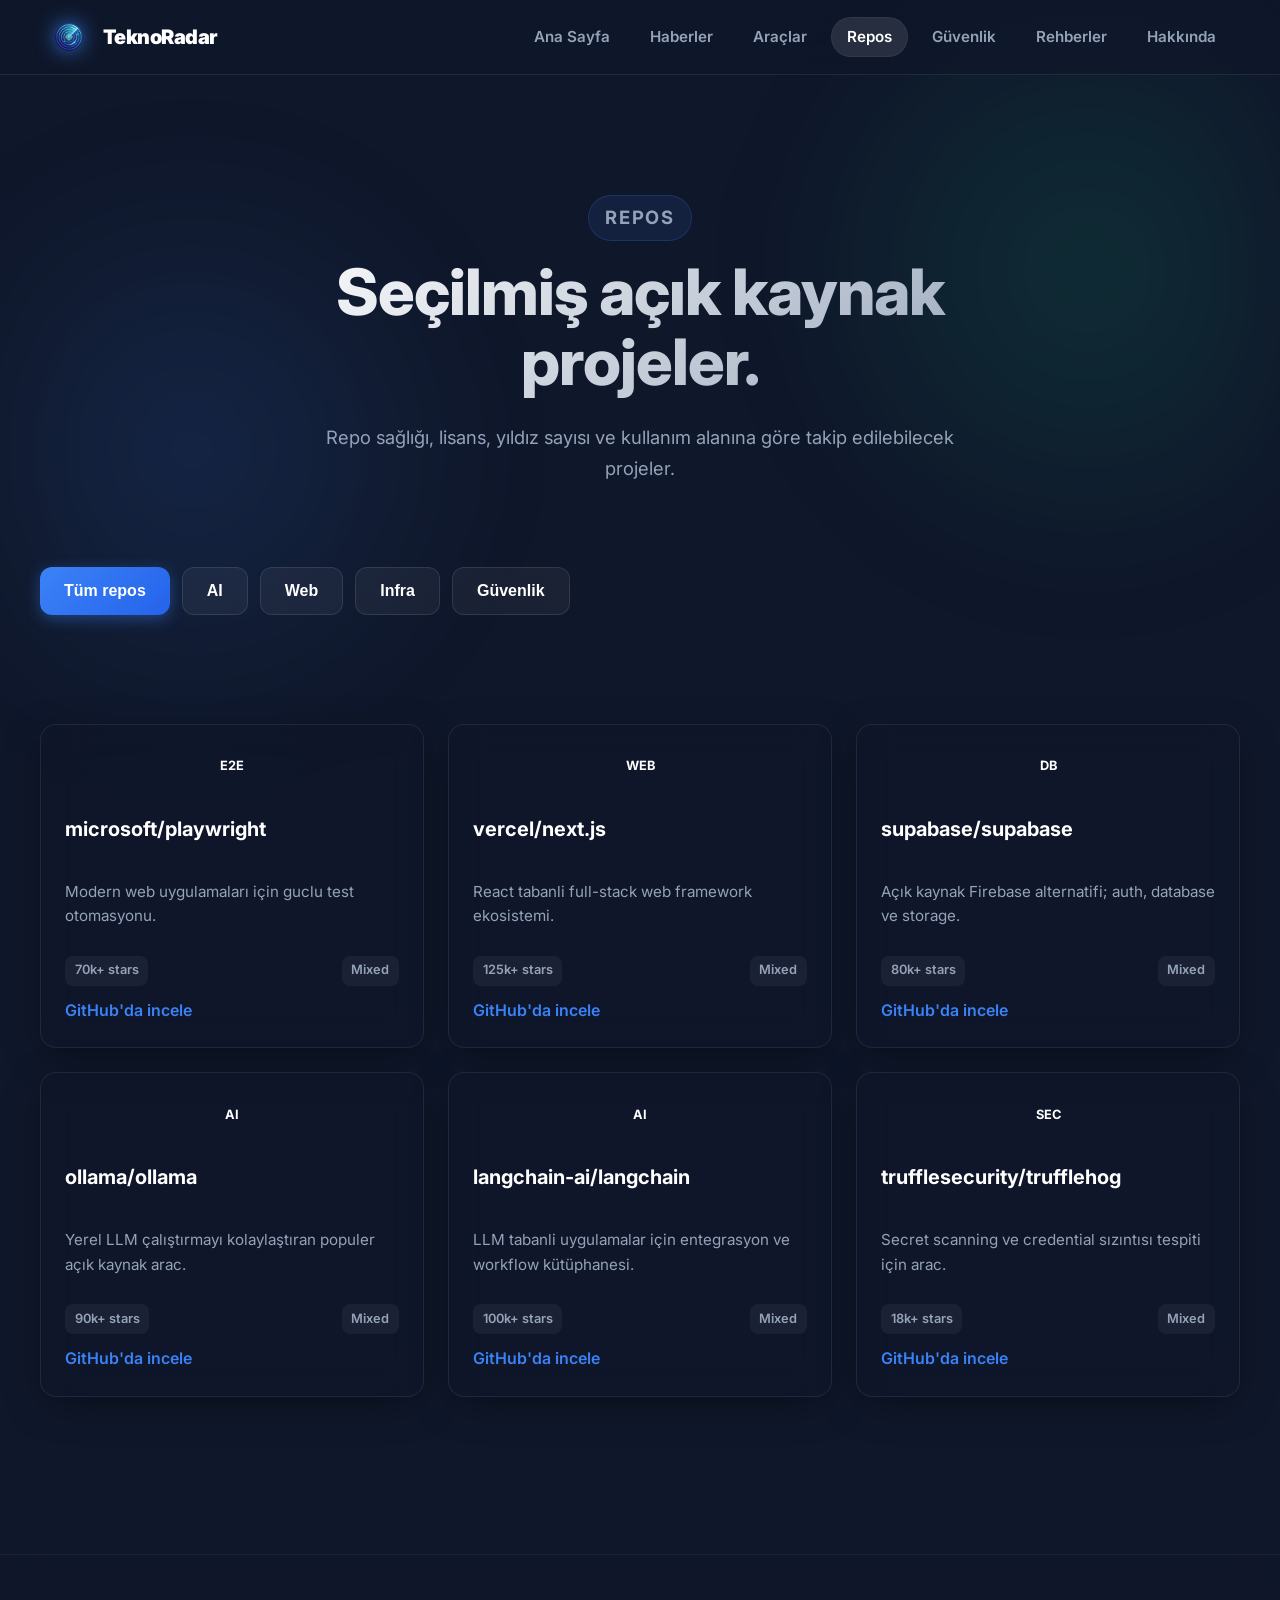
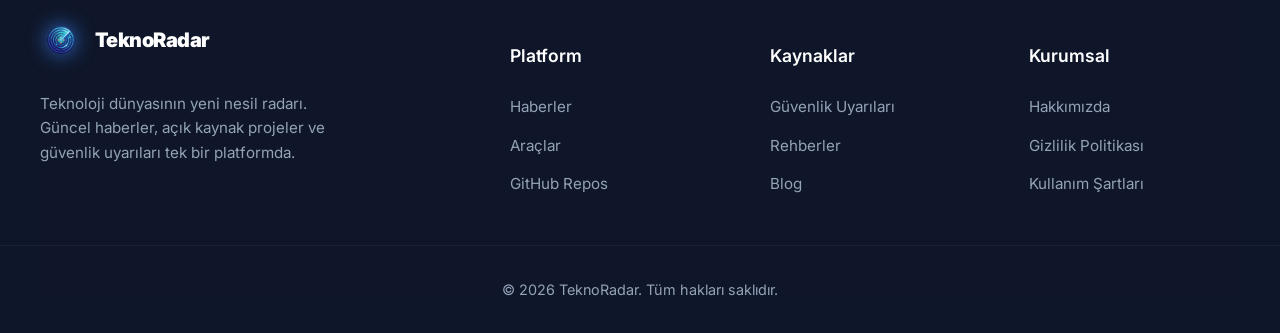
<file: pages/repos.html>
<!doctype html>
<html lang="tr">
  <head>
    <meta charset="utf-8">
    <meta name="viewport" content="width=device-width, initial-scale=1">
    <meta name="description" content="Seçilmiş açık kaynak projeler ve GitHub trend sinyalleri.">
    <title>Repos | TeknoRadar</title>
    <link rel="icon" href="../images/logo.png">
    <link rel="stylesheet" href="../css/style.css">
  </head>
  <body>
    <header class="site-header">
      <a class="brand" href="../index.html" aria-label="TeknoRadar ana sayfa"><img src="../images/logo.png" alt="TeknoRadar" class="brand-logo"><span>TeknoRadar</span></a>
      <button class="menu-button" type="button" data-menu-toggle aria-label="Menüyü aç veya kapat"><span></span><span></span><span></span></button>
      <nav class="site-nav" data-nav>
        <a href="../index.html">Ana Sayfa</a>
        <a href="haberler.html">Haberler</a>
        <a href="araclar.html">Araçlar</a>
        <a href="repos.html" aria-current="page">Repos</a>
        <a href="guvenlik.html">Güvenlik</a>
        <a href="rehberler.html">Rehberler</a>
        <a href="hakkinda.html">Hakkında</a>
      </nav>
    </header>

    <main>
      <section class="page-hero">
        <p class="eyebrow">Repos</p>
        <h1>Seçilmiş açık kaynak projeler.</h1>
        <p>Repo sağlığı, lisans, yıldız sayısı ve kullanım alanına göre takip edilebilecek projeler.</p>
      </section>

      <section class="toolbar" aria-label="Repo filtreleri">
        <button class="filter-button active" type="button" data-repo-filter="all">Tüm repos</button>
        <button class="filter-button" type="button" data-repo-filter="ai">AI</button>
        <button class="filter-button" type="button" data-repo-filter="web">Web</button>
        <button class="filter-button" type="button" data-repo-filter="infra">Infra</button>
        <button class="filter-button" type="button" data-repo-filter="security">Güvenlik</button>
      </section>

      <section class="section">
        <div class="repo-grid" data-repo-grid>
          <p class="loading">Repo bilgileri yükleniyor...</p>
        </div>
      </section>
    </main>

    <footer class="pro-footer">
  <div class="footer-content">
    <div class="footer-brand">
      <a class="brand" href="../index.html">
        <img src="../images/logo.png" alt="TeknoRadar" class="brand-logo">
        <span>TeknoRadar</span>
      </a>
      <p>Teknoloji dünyasının yeni nesil radarı. Güncel haberler, açık kaynak projeler ve güvenlik uyarıları tek bir platformda.</p>
    </div>
    <div class="footer-links">
      <h4>Platform</h4>
      <ul>
        <li><a href="haberler.html">Haberler</a></li>
        <li><a href="araclar.html">Araçlar</a></li>
        <li><a href="repos.html">GitHub Repos</a></li>
      </ul>
    </div>
    <div class="footer-links">
      <h4>Kaynaklar</h4>
      <ul>
        <li><a href="guvenlik.html">Güvenlik Uyarıları</a></li>
        <li><a href="rehberler.html">Rehberler</a></li>
        <li><a href="blog.html">Blog</a></li>
      </ul>
    </div>
    <div class="footer-links">
      <h4>Kurumsal</h4>
      <ul>
        <li><a href="hakkinda.html">Hakkımızda</a></li>
        <li><a href="#">Gizlilik Politikası</a></li>
        <li><a href="#">Kullanım Şartları</a></li>
      </ul>
    </div>
  </div>
  <div class="footer-bottom">
    &copy; 2026 TeknoRadar. Tüm hakları saklıdır.
  </div>
</footer>
    <script src="../js/app.js" defer></script>
  </body>
</html>
</file>
<file: css/style.css>
@import url('https://fonts.googleapis.com/css2?family=Inter:wght@300;400;500;600;700;800;900&display=swap');

:root {
  color-scheme: dark;
  --ink: #f8fafc;
  --muted: #94a3b8;
  --soft: #1e293b;
  --paper: #0f172a;
  --line: rgba(255, 255, 255, 0.1);
  --green: #10b981;
  --blue: #3b82f6;
  --red: #ef4444;
  --yellow: #f59e0b;
  --graphite: rgba(255, 255, 255, 0.05);
  --shadow: 0 10px 40px -10px rgba(0,0,0,0.5);
  --glow: 0 0 20px rgba(59, 130, 246, 0.5);
  --radius: 16px;
  --font-main: 'Inter', system-ui, -apple-system, sans-serif;
  --glass-bg: rgba(15, 23, 42, 0.6);
  --glass-border: 1px solid rgba(255, 255, 255, 0.08);
}

* {
  box-sizing: border-box;
}

html {
  scroll-behavior: smooth;
}

body {
  margin: 0;
  color: var(--ink);
  background: var(--paper);
  font-family: var(--font-main);
  line-height: 1.6;
  overflow-x: hidden;
}

/* Background animated gradient/mesh */
body::before {
  content: "";
  position: fixed;
  inset: 0;
  z-index: -1;
  background: 
    radial-gradient(circle at 15% 50%, rgba(59, 130, 246, 0.15), transparent 25%),
    radial-gradient(circle at 85% 30%, rgba(16, 185, 129, 0.15), transparent 25%);
  filter: blur(60px);
  animation: pulseBg 15s ease-in-out infinite alternate;
}

@keyframes pulseBg {
  0% { transform: scale(1); }
  100% { transform: scale(1.1); }
}

a {
  color: inherit;
  transition: all 0.3s ease;
}

img {
  max-width: 100%;
}

.site-header {
  position: sticky;
  top: 0;
  z-index: 100;
  display: flex;
  align-items: center;
  justify-content: space-between;
  gap: 1.25rem;
  padding: 1rem clamp(1rem, 4vw, 3rem);
  border-bottom: var(--glass-border);
  background: rgba(15, 23, 42, 0.7);
  backdrop-filter: blur(20px);
  -webkit-backdrop-filter: blur(20px);
}

.brand {
  display: inline-flex;
  align-items: center;
  gap: 0.8rem;
  color: #fff;
  font-weight: 900;
  font-size: 1.25rem;
  text-decoration: none;
  letter-spacing: -0.5px;
}

.brand-logo {
  width: 42px;
  height: 42px;
  object-fit: contain;
  filter: drop-shadow(0 0 10px rgba(59, 130, 246, 0.8));
}

.site-nav {
  display: flex;
  align-items: center;
  gap: 0.5rem;
}

.site-nav a {
  padding: 0.5rem 1rem;
  border-radius: 99px;
  color: var(--muted);
  font-size: 0.95rem;
  font-weight: 600;
  text-decoration: none;
  transition: all 0.3s ease;
}

.site-nav a:hover,
.site-nav a[aria-current="page"] {
  color: #fff;
  background: rgba(255, 255, 255, 0.1);
  box-shadow: inset 0 0 0 1px rgba(255, 255, 255, 0.05);
}

.menu-button {
  display: none;
  width: 42px;
  height: 42px;
  border: var(--glass-border);
  border-radius: 12px;
  background: var(--glass-bg);
  backdrop-filter: blur(10px);
  cursor: pointer;
}

.menu-button span {
  display: block;
  width: 20px;
  height: 2px;
  margin: 5px auto;
  background: #fff;
  transition: 0.3s;
}

.hero,
.page-hero,
.section,
.site-footer {
  width: min(1200px, calc(100% - 2rem));
  margin-inline: auto;
}

.hero {
  display: grid;
  grid-template-columns: minmax(0, 1.2fr) minmax(340px, 0.8fr);
  gap: clamp(2rem, 5vw, 4rem);
  min-height: calc(100vh - 80px);
  align-items: center;
  padding-block: clamp(3rem, 6vw, 6rem);
}

.hero h1,
.page-hero h1 {
  max-width: 820px;
  margin: 0;
  font-size: clamp(3rem, 5vw, 4.5rem);
  font-weight: 800;
  line-height: 1.1;
  letter-spacing: -1px;
  background: linear-gradient(135deg, #fff 0%, #94a3b8 100%);
  -webkit-background-clip: text;
  -webkit-text-fill-color: transparent;
}

.hero-text,
.page-hero p {
  margin-top: 1.5rem;
  max-width: 680px;
  color: var(--muted);
  font-size: 1.15rem;
  line-height: 1.7;
}

.eyebrow {
  display: inline-block;
  margin: 0 0 1rem;
  padding: 0.4rem 1rem;
  border-radius: 99px;
  background: rgba(59, 130, 246, 0.1);
  color: var(--blue);
  font-size: 0.8rem;
  font-weight: 700;
  letter-spacing: 0.1em;
  text-transform: uppercase;
  border: 1px solid rgba(59, 130, 246, 0.2);
}

.hero-actions {
  display: flex;
  flex-wrap: wrap;
  gap: 1rem;
  margin-top: 2rem;
}

.button,
.filter-button {
  display: inline-flex;
  align-items: center;
  justify-content: center;
  min-height: 48px;
  border-radius: 12px;
  padding: 0.8rem 1.5rem;
  font-weight: 600;
  font-size: 1rem;
  text-decoration: none;
  cursor: pointer;
  transition: all 0.3s cubic-bezier(0.4, 0, 0.2, 1);
}

.button.primary,
.filter-button.active {
  color: #fff;
  background: linear-gradient(135deg, var(--blue), #2563eb);
  border: none;
  box-shadow: 0 4px 15px rgba(59, 130, 246, 0.4);
}

.button.primary:hover {
  transform: translateY(-2px);
  box-shadow: 0 8px 25px rgba(59, 130, 246, 0.6);
}

.button.ghost,
.filter-button {
  color: #fff;
  background: rgba(255, 255, 255, 0.05);
  border: 1px solid rgba(255, 255, 255, 0.1);
  backdrop-filter: blur(10px);
}

.button.ghost:hover,
.filter-button:hover {
  background: rgba(255, 255, 255, 0.1);
  border-color: rgba(255, 255, 255, 0.2);
}

.signal-board,
.source-panel,
.check-panel,
.text-panel,
.feature-card,
.resource-card,
.repo-card,
.guide-card,
.feed-item,
.stack-item {
  border: var(--glass-border);
  border-radius: var(--radius);
  background: var(--glass-bg);
  backdrop-filter: blur(16px);
  -webkit-backdrop-filter: blur(16px);
  box-shadow: var(--shadow);
  transition: transform 0.3s ease, border-color 0.3s ease;
}

.signal-board {
  padding: 2rem;
  position: relative;
  overflow: hidden;
}

.signal-board::before {
  content: "";
  position: absolute;
  top: -50%;
  left: -50%;
  width: 200%;
  height: 200%;
  background: conic-gradient(from 0deg at 50% 50%, transparent 0%, rgba(59, 130, 246, 0.1) 50%, transparent 100%);
  animation: rotate 10s linear infinite;
  z-index: -1;
}

@keyframes rotate {
  100% { transform: rotate(360deg); }
}

.signal-board-header,
.feed-meta,
.card-meta,
.repo-stats {
  display: flex;
  align-items: center;
  justify-content: space-between;
  gap: 1rem;
  color: var(--muted);
  font-size: 0.9rem;
}

.signal-grid {
  display: grid;
  grid-template-columns: repeat(3, minmax(0, 1fr));
  gap: 1rem;
  margin-block: 1.5rem;
}

.signal-grid div {
  padding: 1.25rem 1rem;
  border-radius: 12px;
  background: rgba(255, 255, 255, 0.03);
  border: 1px solid rgba(255, 255, 255, 0.05);
  text-align: center;
}

.metric {
  display: block;
  font-size: 2.5rem;
  font-weight: 800;
  background: linear-gradient(135deg, var(--green), #34d399);
  -webkit-background-clip: text;
  -webkit-text-fill-color: transparent;
  margin-bottom: 0.5rem;
}

.pulse-list,
.trend-strip,
.toolbar,
.source-list {
  display: flex;
  flex-wrap: wrap;
  gap: 0.75rem;
}

.pulse-list span,
.trend-chip {
  border: 1px solid rgba(255, 255, 255, 0.1);
  border-radius: 99px;
  padding: 0.4rem 1rem;
  background: rgba(255, 255, 255, 0.03);
  font-size: 0.85rem;
  font-weight: 600;
  color: #fff;
}

.section {
  padding-block: clamp(3rem, 6vw, 6rem);
}

.section-heading {
  margin-bottom: 2rem;
  text-align: center;
}

.section-heading h2,
.source-panel h2,
.check-panel h2,
.text-panel h2 {
  margin: 0;
  font-size: clamp(2rem, 4vw, 2.75rem);
  font-weight: 800;
  letter-spacing: -0.5px;
}

.section-heading.compact {
  text-align: left;
}

.section-heading.compact h2 {
  font-size: 2rem;
}

.feature-grid,
.resource-grid,
.repo-grid,
.guide-grid,
.principle-grid {
  display: grid;
  grid-template-columns: repeat(3, minmax(0, 1fr));
  gap: 1.5rem;
}

.feature-card,
.resource-card,
.repo-card,
.guide-card,
.text-panel {
  padding: 1.5rem;
}

.feature-card:hover,
.resource-card:hover,
.repo-card:hover,
.guide-card:hover {
  transform: translateY(-5px);
  border-color: rgba(255, 255, 255, 0.2);
}

.feature-card h3,
.resource-card h3,
.repo-card h3,
.guide-card h3,
.feed-item h3,
.stack-item h3 {
  margin: 1rem 0 0.5rem;
  font-size: 1.25rem;
  font-weight: 700;
  color: #fff;
}

.feature-card p,
.resource-card p,
.repo-card p,
.guide-card p,
.feed-item p,
.stack-item p,
.text-panel p,
.source-panel p,
.check-panel label {
  color: var(--muted);
  font-size: 0.95rem;
}

.icon-chip,
.tag {
  display: inline-flex;
  align-items: center;
  justify-content: center;
  height: 36px;
  border-radius: 10px;
  padding-inline: 0.75rem;
  color: #fff;
  font-size: 0.8rem;
  font-weight: 700;
}

.accent-green .icon-chip { background: linear-gradient(135deg, var(--green), #059669); }
.accent-blue .icon-chip { background: linear-gradient(135deg, var(--blue), #2563eb); }
.accent-red .icon-chip { background: linear-gradient(135deg, var(--red), #dc2626); }

.band {
  width: 100vw;
  max-width: none;
  margin-left: calc(-50vw + 50%);
  padding-inline: max(1rem, calc((100vw - 1200px) / 2));
  border-block: var(--glass-border);
  background: rgba(255,255,255,0.02);
  backdrop-filter: blur(10px);
}

.two-column,
.news-layout {
  display: grid;
  grid-template-columns: minmax(0, 1fr) minmax(320px, 0.45fr);
  gap: 2rem;
  align-items: start;
}

.stack-list,
.feed-list {
  display: grid;
  gap: 1rem;
}

.stack-item,
.feed-item {
  padding: 1.5rem;
}

.feed-item a,
.stack-item a,
.resource-card a,
.repo-card a,
.source-list a {
  color: var(--blue);
  font-weight: 600;
  text-decoration: none;
}

.feed-item a:hover,
.stack-item a:hover {
  text-decoration: underline;
}

.source-panel,
.check-panel {
  padding: 1.5rem;
  position: sticky;
  top: 100px;
}

.check-panel {
  display: grid;
  gap: 1rem;
}

.check-panel label {
  display: flex;
  align-items: flex-start;
  gap: 0.75rem;
  cursor: pointer;
}

.check-panel input[type="checkbox"] {
  width: 18px;
  height: 18px;
  accent-color: var(--blue);
  margin-top: 2px;
}

.page-hero {
  padding-block: clamp(4rem, 8vw, 6rem) clamp(2rem, 5vw, 4rem);
  text-align: center;
}

.page-hero h1 {
  margin-inline: auto;
}

.page-hero p {
  margin-inline: auto;
}

.toolbar {
  width: min(1200px, calc(100% - 2rem));
  margin: 0 auto;
  padding-bottom: 2rem;
}

.resource-card,
.repo-card,
.guide-card {
  display: grid;
  gap: 0.75rem;
}

.repo-stats span {
  padding: 0.3rem 0.6rem;
  border-radius: 8px;
  background: rgba(255, 255, 255, 0.05);
  font-size: 0.8rem;
  font-weight: 600;
}

.principle-grid {
  grid-template-columns: repeat(4, minmax(0, 1fr));
}

.principle-grid div {
  display: grid;
  gap: 0.5rem;
  padding: 1.5rem;
  border-radius: 12px;
  border-left: 4px solid var(--blue);
  background: rgba(255, 255, 255, 0.03);
  backdrop-filter: blur(10px);
}

.principle-grid strong {
  color: #fff;
  font-size: 1.1rem;
}

/* Beautiful Professional Footer */
.pro-footer {
  margin-top: 5rem;
  padding-top: 4rem;
  border-top: 1px solid rgba(255, 255, 255, 0.05);
  background: rgba(15, 23, 42, 0.8);
  backdrop-filter: blur(20px);
}

.footer-content {
  width: min(1200px, calc(100% - 2rem));
  margin-inline: auto;
  display: grid;
  grid-template-columns: 2fr 1fr 1fr 1fr;
  gap: 3rem;
  padding-bottom: 3rem;
}

.footer-brand {
  max-width: 320px;
}

.footer-brand .brand {
  margin-bottom: 1rem;
}

.footer-brand p {
  color: var(--muted);
  font-size: 0.95rem;
  line-height: 1.6;
}

.footer-links h4 {
  color: #fff;
  font-size: 1.1rem;
  margin-bottom: 1.5rem;
  font-weight: 600;
}

.footer-links ul {
  list-style: none;
  padding: 0;
  margin: 0;
  display: grid;
  gap: 0.8rem;
}

.footer-links a {
  color: var(--muted);
  text-decoration: none;
  font-size: 0.95rem;
  transition: color 0.2s;
}

.footer-links a:hover {
  color: var(--blue);
}

.footer-bottom {
  border-top: 1px solid rgba(255, 255, 255, 0.05);
  padding-block: 2rem;
  text-align: center;
  color: var(--muted);
  font-size: 0.9rem;
}

/* Responsive */
@media (max-width: 992px) {
  .hero,
  .two-column,
  .news-layout {
    grid-template-columns: 1fr;
  }
  
  .feature-grid,
  .resource-grid,
  .repo-grid,
  .guide-grid,
  .principle-grid {
    grid-template-columns: repeat(2, minmax(0, 1fr));
  }

  .footer-content {
    grid-template-columns: 1fr 1fr;
  }
}

@media (max-width: 768px) {
  .menu-button {
    display: block;
  }

  .site-nav {
    position: absolute;
    inset: 100% 1rem auto 1rem;
    display: none;
    flex-direction: column;
    padding: 1rem;
    border: var(--glass-border);
    border-radius: var(--radius);
    background: var(--glass-bg);
    backdrop-filter: blur(20px);
  }

  .site-nav.is-open {
    display: flex;
  }

  .hero h1 {
    font-size: 2.5rem;
  }

  .signal-grid,
  .feature-grid,
  .resource-grid,
  .repo-grid,
  .guide-grid,
  .principle-grid {
    grid-template-columns: 1fr;
  }

  .footer-content {
    grid-template-columns: 1fr;
    gap: 2rem;
  }
}
</file>
